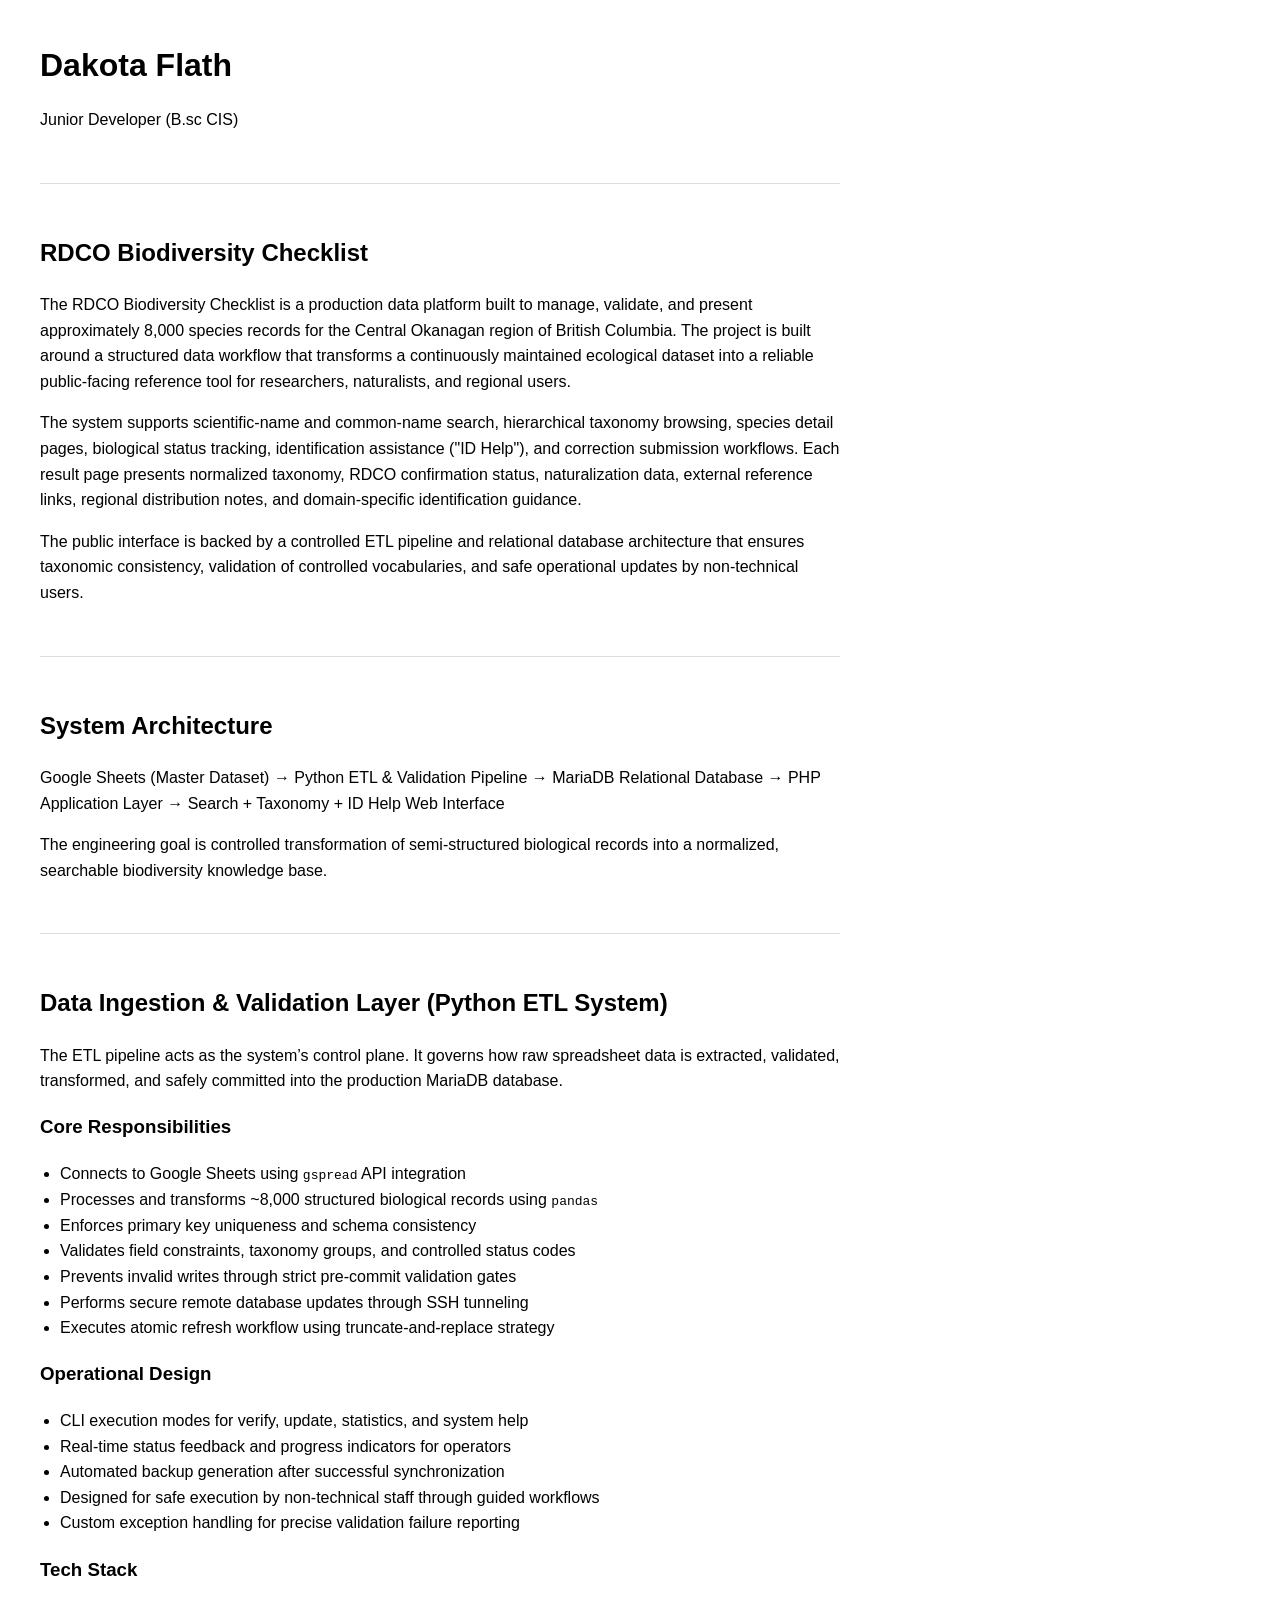
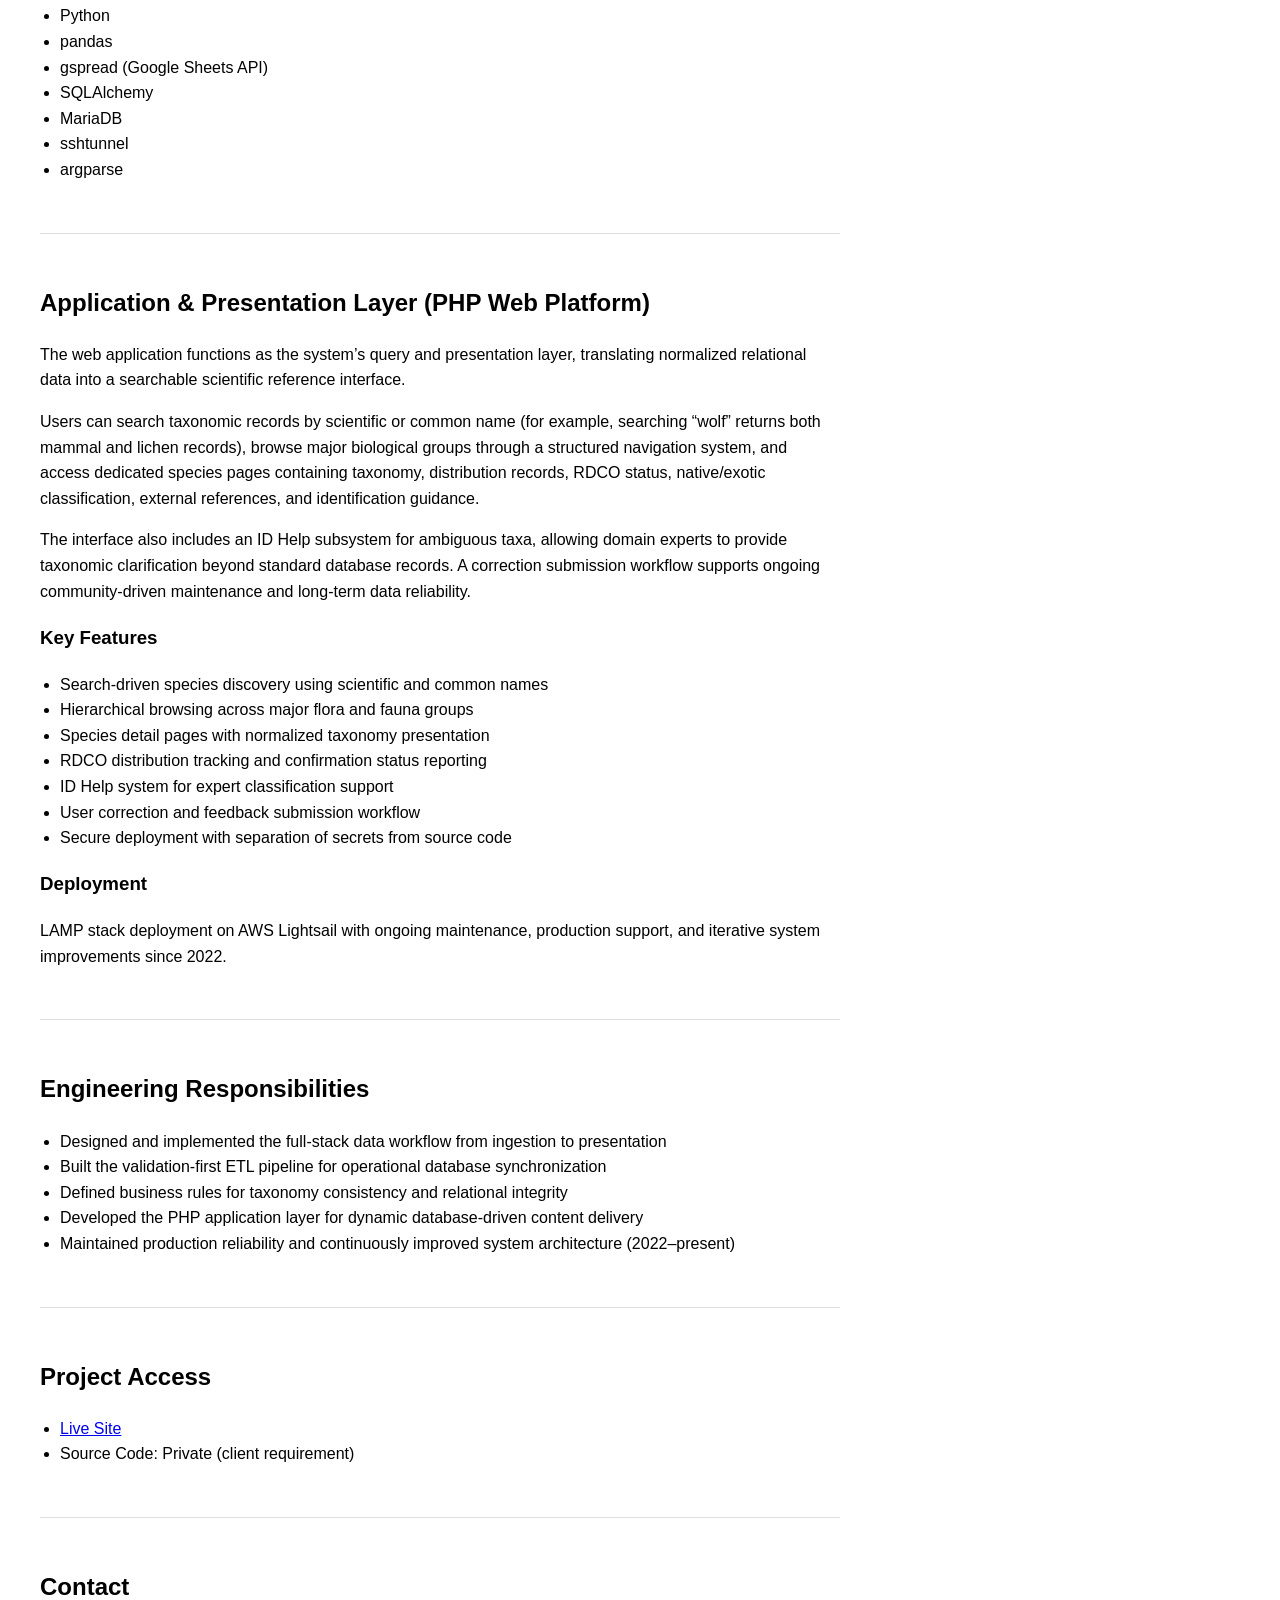
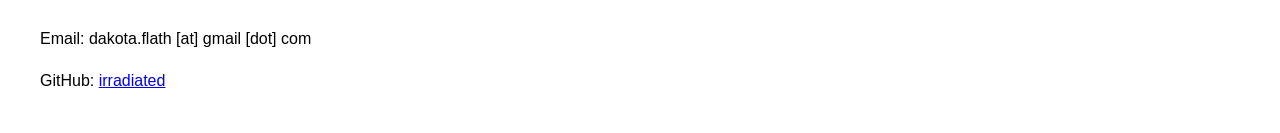
<file: index.html>
<!DOCTYPE html>
<html lang="en">
<head>
    <meta charset="UTF-8">
    <meta name="viewport" content="width=device-width, initial-scale=1.0">
    <title>Dakota Flath - Portfolio</title>
    <link rel="stylesheet" href="style.css">
</head>
<body>

<header>
    <h1>Dakota Flath</h1>
    <p>Junior Developer (B.sc CIS)</p>
</header>

<hr class="section-divider">

<section id="overview">
    <h2>RDCO Biodiversity Checklist</h2>

    <p>
        The RDCO Biodiversity Checklist is a production data platform built to manage, validate, and present
        approximately 8,000 species records for the Central Okanagan region of British Columbia. 
        The project is built around a structured data workflow that transforms a continuously maintained ecological dataset 
        into a reliable public-facing reference tool for researchers, naturalists, and regional users.
    </p>

    <p>
        The system supports scientific-name and common-name search, hierarchical taxonomy browsing, species detail pages,
        biological status tracking, identification assistance ("ID Help"), and correction submission workflows.
        Each result page presents normalized taxonomy, RDCO confirmation status, naturalization data, external reference
        links, regional distribution notes, and domain-specific identification guidance.
    </p>

    <p>
        The public interface is backed by a controlled ETL pipeline and relational database architecture that ensures
        taxonomic consistency, validation of controlled vocabularies, and safe operational updates by non-technical users.
    </p>
</section>

<hr class="section-divider">

<section id="architecture">
    <h2>System Architecture</h2>

    <p>
        Google Sheets (Master Dataset)
        → Python ETL & Validation Pipeline
        → MariaDB Relational Database
        → PHP Application Layer
        → Search + Taxonomy + ID Help Web Interface
    </p>

    <p>
        The engineering goal is controlled transformation of semi-structured biological records into a normalized,
        searchable biodiversity knowledge base.
    </p>
</section>

<hr class="section-divider">

<section id="etl">
    <h2>Data Ingestion & Validation Layer (Python ETL System)</h2>

    <p>
        The ETL pipeline acts as the system’s control plane. It governs how raw spreadsheet data is extracted,
        validated, transformed, and safely committed into the production MariaDB database.
    </p>

    <h3>Core Responsibilities</h3>
    <ul>
        <li>Connects to Google Sheets using <code>gspread</code> API integration</li>
        <li>Processes and transforms ~8,000 structured biological records using <code>pandas</code></li>
        <li>Enforces primary key uniqueness and schema consistency</li>
        <li>Validates field constraints, taxonomy groups, and controlled status codes</li>
        <li>Prevents invalid writes through strict pre-commit validation gates</li>
        <li>Performs secure remote database updates through SSH tunneling</li>
        <li>Executes atomic refresh workflow using truncate-and-replace strategy</li>
    </ul>

    <h3>Operational Design</h3>
    <ul>
        <li>CLI execution modes for verify, update, statistics, and system help</li>
        <li>Real-time status feedback and progress indicators for operators</li>
        <li>Automated backup generation after successful synchronization</li>
        <li>Designed for safe execution by non-technical staff through guided workflows</li>
        <li>Custom exception handling for precise validation failure reporting</li>
    </ul>

    <h3>Tech Stack</h3>
    <ul>
        <li>Python</li>
        <li>pandas</li>
        <li>gspread (Google Sheets API)</li>
        <li>SQLAlchemy</li>
        <li>MariaDB</li>
        <li>sshtunnel</li>
        <li>argparse</li>
    </ul>
</section>

<hr class="section-divider">

<section id="web-system">
    <h2>Application & Presentation Layer (PHP Web Platform)</h2>

    <p>
        The web application functions as the system’s query and presentation layer, translating normalized relational
        data into a searchable scientific reference interface.
    </p>

    <p>
        Users can search taxonomic records by scientific or common name (for example, searching “wolf” returns both
        mammal and lichen records), browse major biological groups through a structured navigation system, and access
        dedicated species pages containing taxonomy, distribution records, RDCO status, native/exotic classification,
        external references, and identification guidance.
    </p>

    <p>
        The interface also includes an ID Help subsystem for ambiguous taxa, allowing domain experts to provide
        taxonomic clarification beyond standard database records. A correction submission workflow supports ongoing
        community-driven maintenance and long-term data reliability.
    </p>

    <h3>Key Features</h3>
    <ul>
        <li>Search-driven species discovery using scientific and common names</li>
        <li>Hierarchical browsing across major flora and fauna groups</li>
        <li>Species detail pages with normalized taxonomy presentation</li>
        <li>RDCO distribution tracking and confirmation status reporting</li>
        <li>ID Help system for expert classification support</li>
        <li>User correction and feedback submission workflow</li>
        <li>Secure deployment with separation of secrets from source code</li>
    </ul>

    <h3>Deployment</h3>
    <p>
        LAMP stack deployment on AWS Lightsail with ongoing maintenance, production support, and iterative system
        improvements since 2022.
    </p>
</section>

<hr class="section-divider">

<section id="responsibilities">
    <h2>Engineering Responsibilities</h2>

    <ul>
        <li>Designed and implemented the full-stack data workflow from ingestion to presentation</li>
        <li>Built the validation-first ETL pipeline for operational database synchronization</li>
        <li>Defined business rules for taxonomy consistency and relational integrity</li>
        <li>Developed the PHP application layer for dynamic database-driven content delivery</li>
        <li>Maintained production reliability and continuously improved system architecture (2022–present)</li>
    </ul>
</section>

<hr class="section-divider">

<section id="links">
    <h2>Project Access</h2>

    <ul>
        <li><a href="https://rdcochecklist.info" target="_blank">Live Site</a></li>
        <li>Source Code: Private (client requirement)</li>
    </ul>
</section>

<hr class="section-divider">

<section id="contact">
    <h2>Contact</h2>
    <p>Email: dakota.flath [at] gmail [dot] com</p>
    <p>GitHub: <a href="https://github.com/irradiated" target="_blank">irradiated</a></p>
</section>

</body>
</html>
</file>
<file: style.css>
body {
    font-family: Arial, sans-serif;
    margin: 40px;
    line-height: 1.6;
    max-width: 800px;
}

header {
    margin-bottom: 30px;
}

h1 {
    margin-bottom: 5px;
}

section {
    margin-bottom: 40px;
}

ul {
    padding-left: 20px;
}

.section-divider {
    border: none;
    border-top: 1px solid #ddd;
    margin: 50px 0;
}
</file>
